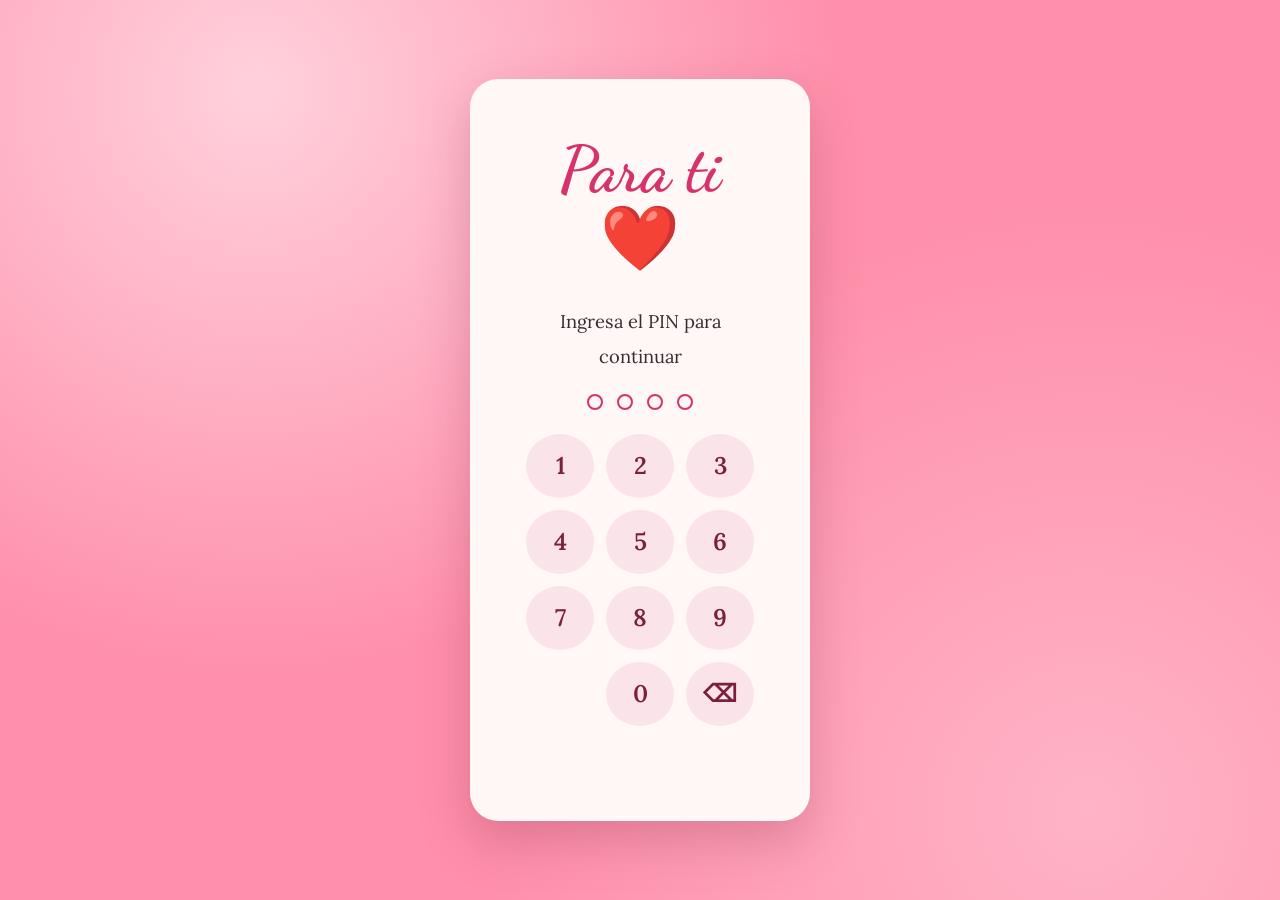
<file: index.html>
<!DOCTYPE html>
<html lang="es">
<head>
<meta charset="UTF-8">
<meta name="viewport" content="width=device-width, initial-scale=1.0">
<link rel="preconnect" href="https://fonts.googleapis.com">
<link href="https://fonts.googleapis.com/css2?family=Dancing+Script:wght@600&family=Lora:ital,wght@0,400;0,600;1,400&display=swap" rel="stylesheet">
<link rel="stylesheet" href="style.css">
<title>Para Ti ❤️</title>
<script src="gate.js"></script>
</head>
<body>

<div id="hearts"></div>

<div class="container">
    <div class="card">

<h1>Para Ti ❤️</h1>

<p class="saludo">Querida Wendy Marisol:</p>

<p>Hay momentos en la vida que uno recuerda para siempre, y mientras escribo estas palabras siento que este será uno de ellos. No porque sea un día cualquiera, sino porque hoy quiero decirte algo que llevo guardando en mi corazón desde hace tiempo.</p>

<p>Desde que te conocí, algo cambió en mí. Poco a poco te fuiste convirtiendo en alguien muy importante, alguien cuya presencia alegra mis días y cuya sonrisa tiene la capacidad de hacer que cualquier problema parezca más pequeño.</p>

<p>Me gusta hablar contigo, escucharte, aprender de ti y compartir momentos contigo. A veces sin darme cuenta termino sonriendo al recordar alguna conversación nuestra, alguna broma, algún detalle que quizás para los demás sea pequeño, pero para mí significa mucho.</p>

<p>No sé exactamente cuándo empezó este sentimiento. Tal vez fue en una de nuestras pláticas, en una de esas veces que me hiciste sentir comprendido, o quizás fue la manera tan especial en que logras ser tú misma. Lo único que sé es que cada día me gustas más y que cada vez que imagino algo bonito para mi futuro, tu imagen aparece en él.</p>

<p>Admiro tu forma de ser, tu inteligencia, tu forma de tratar a las personas y la luz que llevas dentro. Eres una mujer maravillosa, y haber coincidido contigo ha sido uno de los regalos más bonitos que me ha dado la vida.</p>

<p>Quiero que sepas que no te escribo esto esperando una respuesta obligada. Te lo escribo porque eres alguien que merece sinceridad, y porque después de todo este tiempo ya no quiero seguir guardando lo que siento.</p>

<p>Hoy quiero dar un paso que para mí significa mucho. Quiero comenzar una historia contigo, seguir creando recuerdos, compartir alegrías, apoyarnos en los momentos difíciles y conocer cada día una nueva parte de la maravillosa persona que eres.</p>

<p>Gracias por existir, por permitirme conocerte y por todos los momentos que hemos compartido. Pase lo que pase después de estas palabras, siempre guardaré un cariño muy especial por ti.</p>

<div class="corazon">❤️</div>
<h2>¿Quieres ser mi novia?</h2>

<div class="respuesta">
    <a class="btn si" href="gracias.html">Sí ❤️</a>
    <button class="btn no" id="no" type="button">No</button>
</div>

<p class="firma">Con todo mi cariño,<br>Alex</p>

        <div class="buttons">
            <a class="btn suave" href="fotos.html">Nuestras Fotos 📸</a>
            <a class="btn" href="gracias.html">Tu Respuesta ❤️</a>
        </div>

        <h3>Con cariño, Alex Mo❤️</h3>

    </div>
</div>

<script src="script.js"></script>
</body>
</html>
</file>
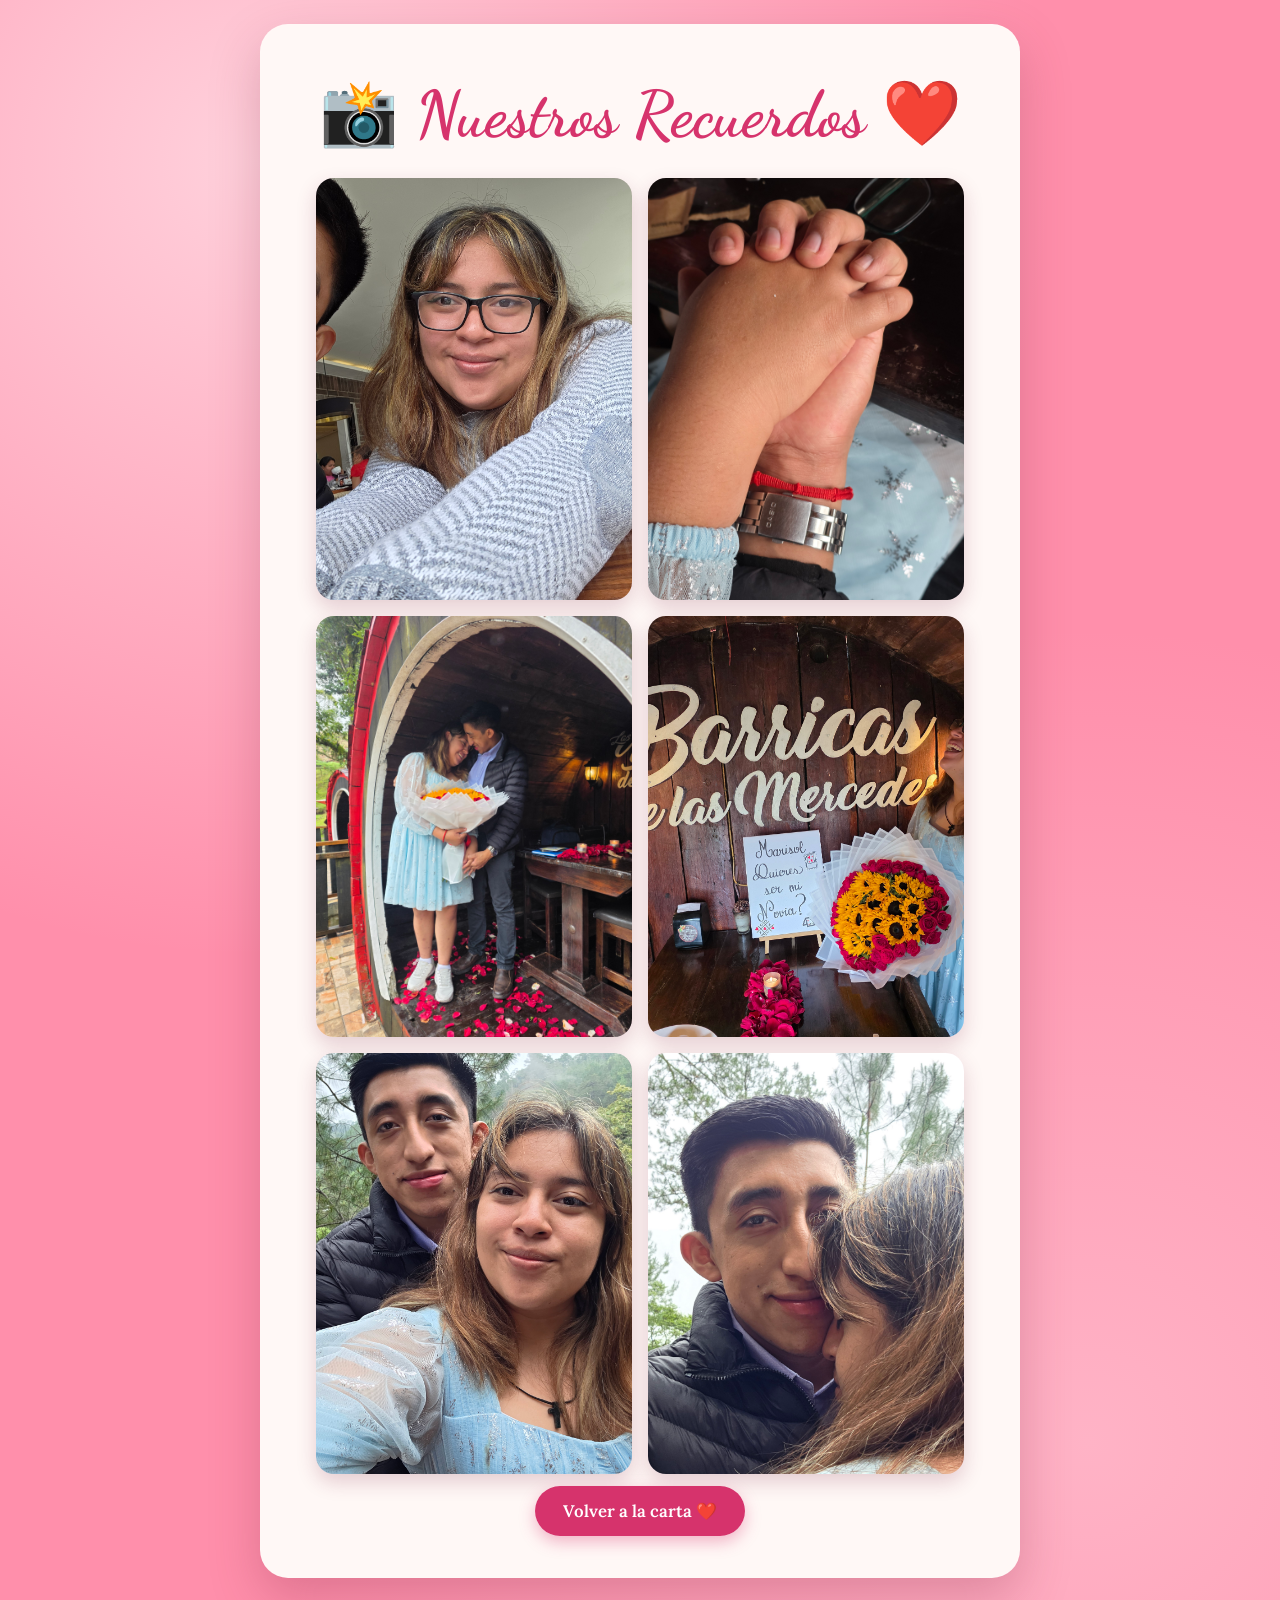
<file: fotos.html>
<!DOCTYPE html>
<html lang="es">
<head>
<meta charset="UTF-8">
<meta name="viewport" content="width=device-width, initial-scale=1.0">
<link rel="preconnect" href="https://fonts.googleapis.com">
<link href="https://fonts.googleapis.com/css2?family=Dancing+Script:wght@600&family=Lora:ital,wght@0,400;0,600;1,400&display=swap" rel="stylesheet">
<link rel="stylesheet" href="style.css">
<title>Nuestros Recuerdos</title>
</head>
<body>
<div id="hearts"></div>
<div class="container">
  <div class="card">
    <h1>📸 Nuestros Recuerdos ❤️</h1>
    <div class="galeria">
      <figure><img src="0.jpg" alt="Recuerdo 1"></figure>
      <figure><img src="5.jpg" alt="Recuerdo 4"></figure>
      <figure><img src="1.jpg" alt="Recuerdo 1"></figure>
      <figure><img src="2.jpg" alt="Recuerdo 2"></figure>
      <figure><img src="3.jpg" alt="Recuerdo 3"></figure>
      <figure><img src="4.jpg" alt="Recuerdo 4"></figure>
    </div>
    <div class="volver"><a class="btn" href="index.html">Volver a la carta ❤️</a></div>
  </div>
</div>
<div class="visor" id="visor"><img alt=""></div>
<script src="script.js"></script>
</body>
</html>
</file>
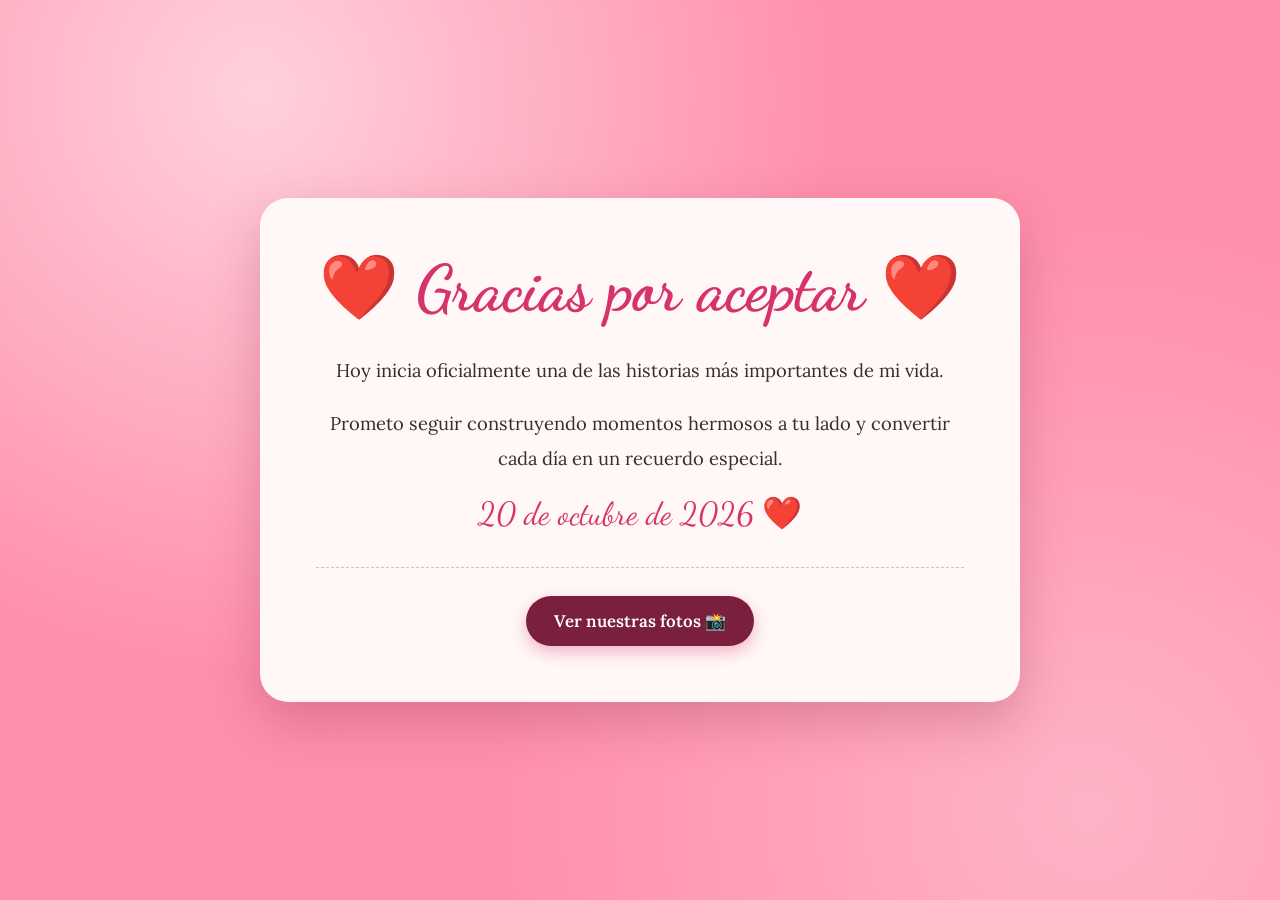
<file: gracias.html>
<!DOCTYPE html>
<html lang="es">
<head>
<meta charset="UTF-8">
<meta name="viewport" content="width=device-width, initial-scale=1.0">
<link rel="preconnect" href="https://fonts.googleapis.com">
<link href="https://fonts.googleapis.com/css2?family=Dancing+Script:wght@600&family=Lora:ital,wght@0,400;0,600;1,400&display=swap" rel="stylesheet">
<link rel="stylesheet" href="style.css">
<title>Nuestra Historia ❤️</title>
</head>
<body data-ritmo="250">
<div id="hearts"></div>
<div class="container centro">
  <div class="card">
    <h1>❤️ Gracias por aceptar ❤️</h1>
    <p>Hoy inicia oficialmente una de las historias más importantes de mi vida.</p>
    <p>Prometo seguir construyendo momentos hermosos a tu lado y convertir cada día en un recuerdo especial.</p>
    <div class="fecha">20 de octubre de 2026 ❤️</div>
    <div class="buttons"><a class="btn suave" href="fotos.html">Ver nuestras fotos 📸</a></div>
  </div>
</div>
<script src="script.js"></script>
</body>
</html>
</file>
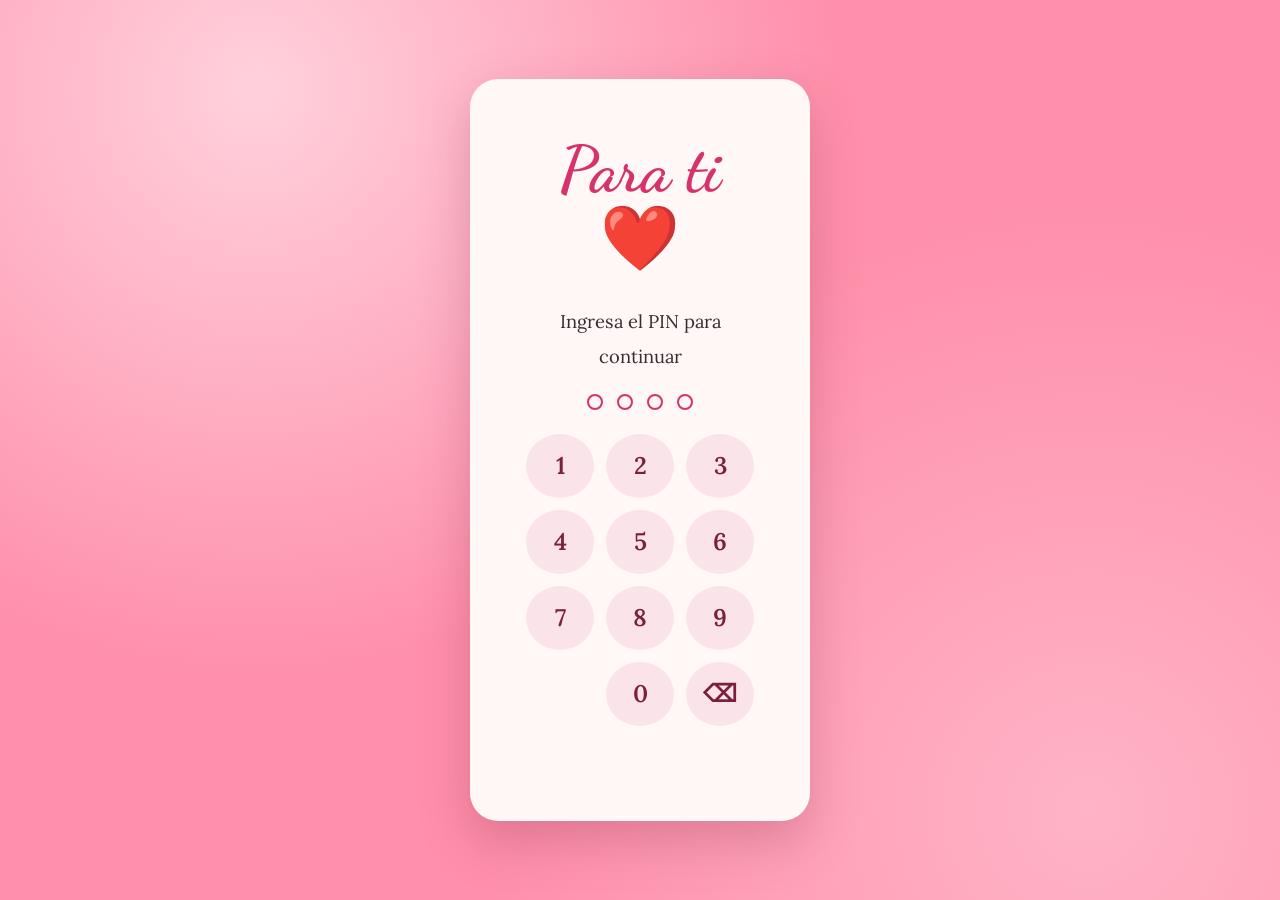
<file: login.html>
<!DOCTYPE html>
<html lang="es">
<head>
<meta charset="UTF-8">
<meta name="viewport" content="width=device-width, initial-scale=1.0">
<link rel="preconnect" href="https://fonts.googleapis.com">
<link href="https://fonts.googleapis.com/css2?family=Dancing+Script:wght@600&family=Lora:wght@400;600&display=swap" rel="stylesheet">
<link rel="stylesheet" href="style.css">
<title>Acceso ❤️</title>
<style>
.login{max-width:340px;margin:0 auto;text-align:center}
.login p{text-align:center;margin-bottom:8px}
.dots{display:flex;gap:14px;justify-content:center;margin:20px 0 24px}
.dot{width:16px;height:16px;border-radius:50%;border:2px solid var(--rosa);transition:.15s}
.dot.on{background:var(--rosa)}
.dots.error{animation:shake .4s}
.dots.error .dot{border-color:#c0392b;background:#c0392b}
@keyframes shake{25%{transform:translateX(-10px)}75%{transform:translateX(10px)}}
.pad{display:grid;grid-template-columns:repeat(3,1fr);gap:12px}
.pad button{font:inherit;font-size:1.5rem;font-weight:600;height:64px;border-radius:50%;border:0;background:var(--rosa-suave);color:var(--vino);cursor:pointer;touch-action:manipulation;transition:transform .1s,background .2s}
.pad button:active{transform:scale(.92);background:#f6bfd0}
.pad .vacio{visibility:hidden}
#msg{min-height:1.4em;margin-top:18px;font-size:.95rem;color:#c0392b}
</style>
</head>
<body>
<div id="hearts"></div>
<div class="container centro">
  <div class="card login">
    <h1>Para ti ❤️</h1>
    <p>Ingresa el PIN para continuar</p>
    <div class="dots" id="dots" aria-hidden="true"></div>
    <div class="pad" id="pad"></div>
    <div id="msg" role="alert"></div>
  </div>
</div>
 
<script>
/* PIN guardado como hash SHA-256 (no en texto). Para cambiarlo ver instrucciones. */
const SALT = "71ebb5b60a0157d7e09aa6e5";
const PIN_HASH = "0690d90bf13dc7f16fcafdf0a5940904b0bb82e56eb96a79cbef31a04d657893";
const PIN_LENGTH = 4;
const MAX_INTENTOS = 5, BLOQUEO_SEG = 30;
 
const dots = document.getElementById("dots"), pad = document.getElementById("pad"), msg = document.getElementById("msg");
let pin = "", bloqueado = false;
 
for (let i = 0; i < PIN_LENGTH; i++) dots.innerHTML += '<span class="dot"></span>';
[1,2,3,4,5,6,7,8,9,"",0,"⌫"].forEach(k => {
  const b = document.createElement("button");
  b.type = "button"; b.textContent = k;
  if (k === "") b.className = "vacio";
  else b.addEventListener("click", () => tecla(String(k)));
  pad.appendChild(b);
});
 
function pintar(){ [...dots.children].forEach((d,i) => d.classList.toggle("on", i < pin.length)); }
 
async function sha256(t){
  const buf = await crypto.subtle.digest("SHA-256", new TextEncoder().encode(SALT + t));
  return [...new Uint8Array(buf)].map(b => b.toString(16).padStart(2,"0")).join("");
}
 
async function tecla(k){
  if (bloqueado) return;
  if (k === "⌫") pin = pin.slice(0,-1);
  else if (pin.length < PIN_LENGTH) pin += k;
  pintar(); msg.textContent = "";
  if (pin.length === PIN_LENGTH) await verificar();
}
 
async function verificar(){
  let ok = false;
  try { ok = (await sha256(pin)) === PIN_HASH; }
  catch { msg.textContent = "Abre la página con https para continuar."; pin = ""; pintar(); return; }
 
  if (ok){
    sessionStorage.setItem("acceso","ok");
    localStorage.removeItem("intentos");
    location.replace("index.html");
    return;
  }
  const n = (+localStorage.getItem("intentos") || 0) + 1;
  localStorage.setItem("intentos", n);
  dots.classList.add("error");
  setTimeout(() => { dots.classList.remove("error"); pin = ""; pintar(); }, 450);
  if (n >= MAX_INTENTOS) bloquear(); else msg.textContent = "PIN incorrecto. Intenta de nuevo.";
}
 
function bloquear(){
  bloqueado = true;
  localStorage.setItem("hasta", Date.now() + BLOQUEO_SEG*1000);
  cuenta();
}
function cuenta(){
  const t = setInterval(() => {
    const resta = Math.ceil((+localStorage.getItem("hasta") - Date.now())/1000);
    if (resta <= 0){ clearInterval(t); bloqueado = false; localStorage.removeItem("intentos"); localStorage.removeItem("hasta"); msg.textContent = ""; }
    else msg.textContent = "Demasiados intentos. Espera " + resta + " s.";
  }, 500);
}
if (+localStorage.getItem("hasta") > Date.now()){ bloqueado = true; cuenta(); }
 
document.addEventListener("keydown", e => {
  if (/^\d$/.test(e.key)) tecla(e.key);
  else if (e.key === "Backspace") tecla("⌫");
});
</script>
<script src="script.js"></script>
</body>
</html>
</file>
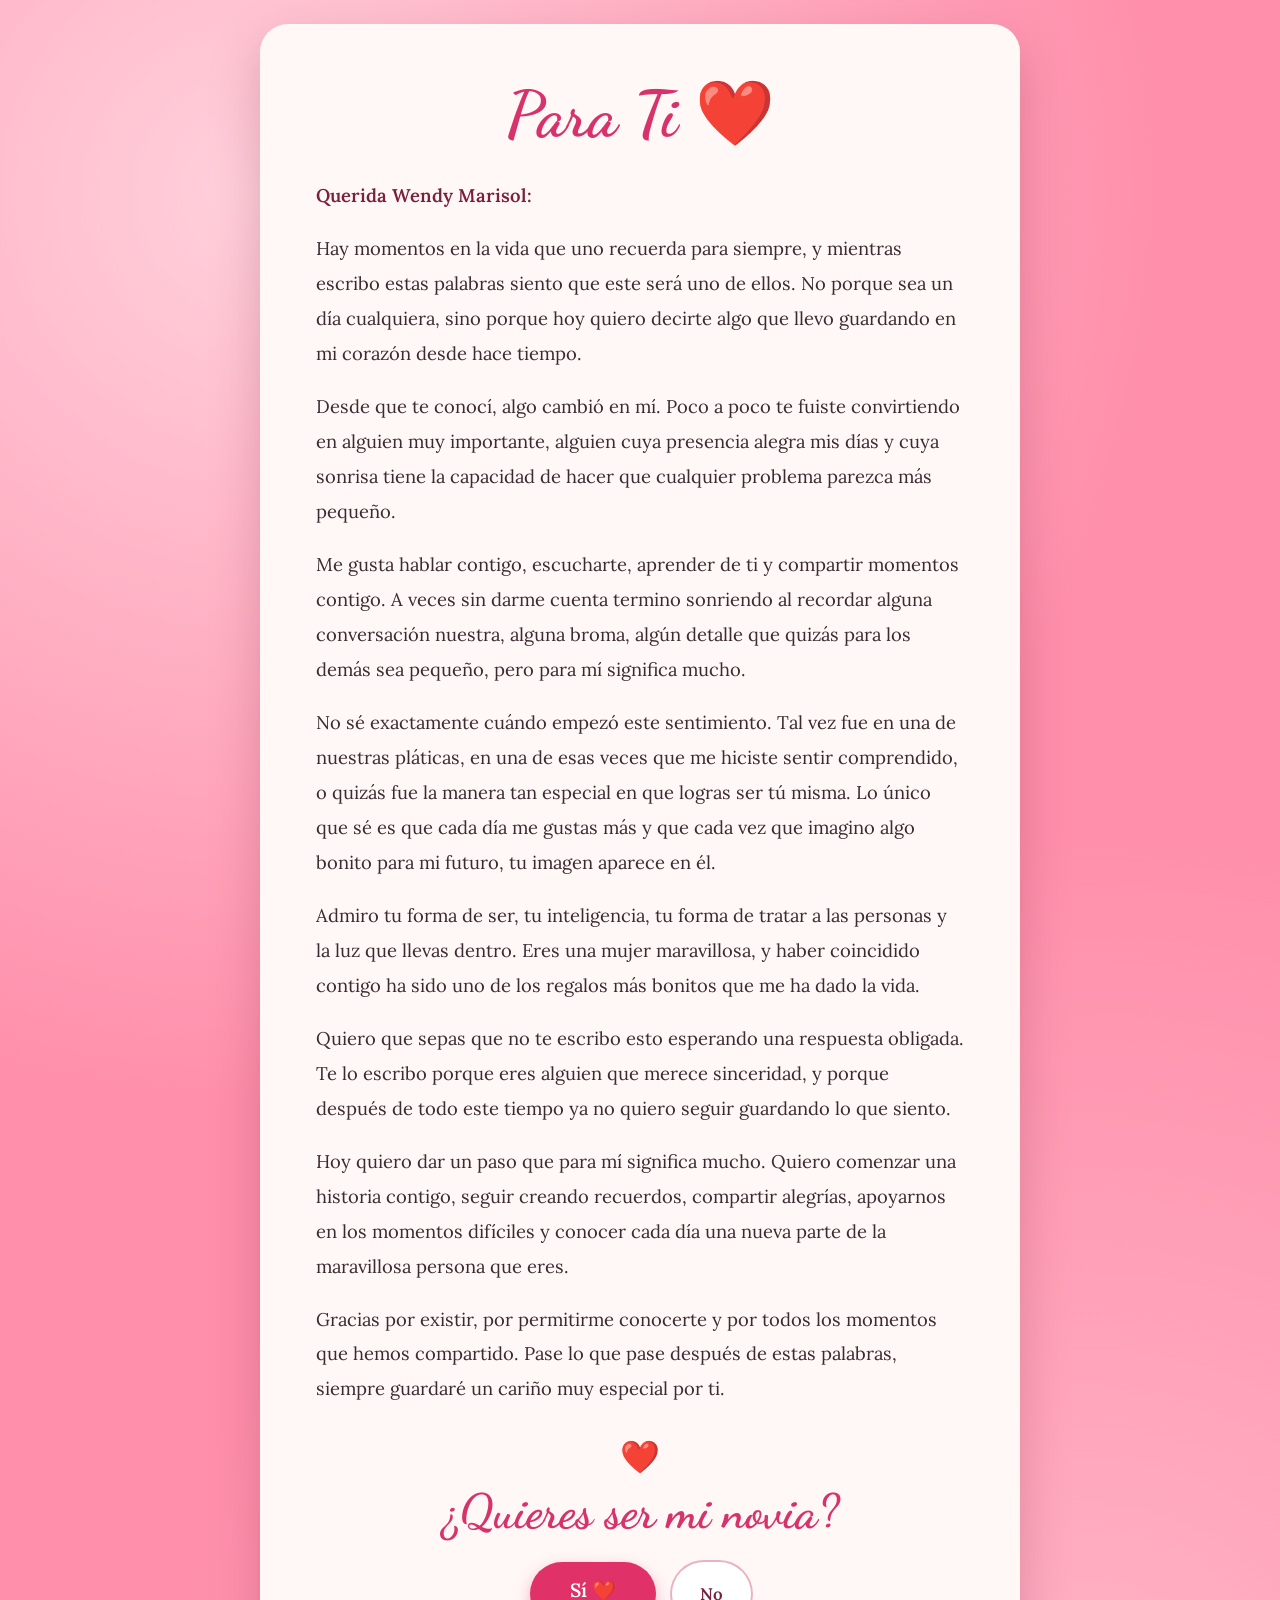
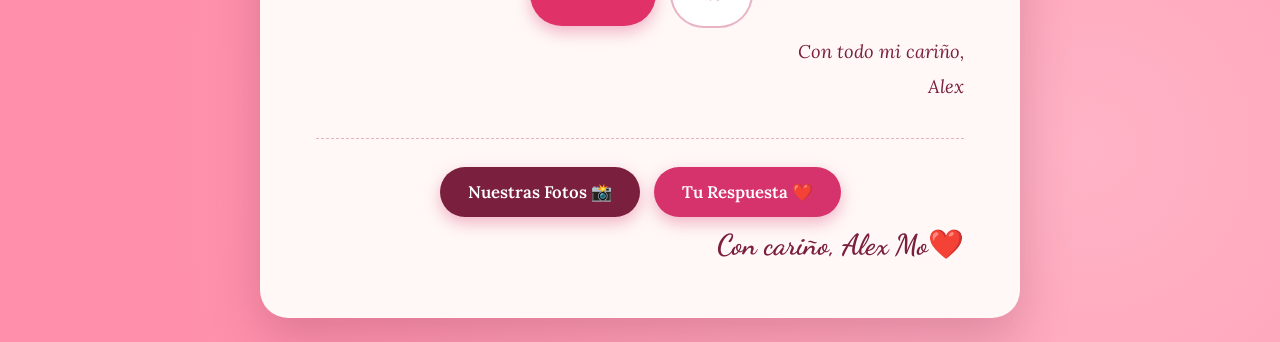
<file: oooo.html>
<!DOCTYPE html>
<html lang="es">
<head>
<meta charset="UTF-8">
<meta name="viewport" content="width=device-width, initial-scale=1.0">
<link rel="preconnect" href="https://fonts.googleapis.com">
<link href="https://fonts.googleapis.com/css2?family=Dancing+Script:wght@600&family=Lora:ital,wght@0,400;0,600;1,400&display=swap" rel="stylesheet">
<link rel="stylesheet" href="style.css">
<title>Para Ti ❤️</title>
</head>
<body>
 
<div id="hearts"></div>
 
<div class="container">
    <div class="card">
 
<h1>Para Ti ❤️</h1>
 
<p class="saludo">Querida Wendy Marisol:</p>
 
<p>Hay momentos en la vida que uno recuerda para siempre, y mientras escribo estas palabras siento que este será uno de ellos. No porque sea un día cualquiera, sino porque hoy quiero decirte algo que llevo guardando en mi corazón desde hace tiempo.</p>
 
<p>Desde que te conocí, algo cambió en mí. Poco a poco te fuiste convirtiendo en alguien muy importante, alguien cuya presencia alegra mis días y cuya sonrisa tiene la capacidad de hacer que cualquier problema parezca más pequeño.</p>
 
<p>Me gusta hablar contigo, escucharte, aprender de ti y compartir momentos contigo. A veces sin darme cuenta termino sonriendo al recordar alguna conversación nuestra, alguna broma, algún detalle que quizás para los demás sea pequeño, pero para mí significa mucho.</p>
 
<p>No sé exactamente cuándo empezó este sentimiento. Tal vez fue en una de nuestras pláticas, en una de esas veces que me hiciste sentir comprendido, o quizás fue la manera tan especial en que logras ser tú misma. Lo único que sé es que cada día me gustas más y que cada vez que imagino algo bonito para mi futuro, tu imagen aparece en él.</p>
 
<p>Admiro tu forma de ser, tu inteligencia, tu forma de tratar a las personas y la luz que llevas dentro. Eres una mujer maravillosa, y haber coincidido contigo ha sido uno de los regalos más bonitos que me ha dado la vida.</p>
 
<p>Quiero que sepas que no te escribo esto esperando una respuesta obligada. Te lo escribo porque eres alguien que merece sinceridad, y porque después de todo este tiempo ya no quiero seguir guardando lo que siento.</p>
 
<p>Hoy quiero dar un paso que para mí significa mucho. Quiero comenzar una historia contigo, seguir creando recuerdos, compartir alegrías, apoyarnos en los momentos difíciles y conocer cada día una nueva parte de la maravillosa persona que eres.</p>
 
<p>Gracias por existir, por permitirme conocerte y por todos los momentos que hemos compartido. Pase lo que pase después de estas palabras, siempre guardaré un cariño muy especial por ti.</p>
 
<div class="corazon">❤️</div>
<h2>¿Quieres ser mi novia?</h2>
 
<div class="respuesta">
    <a class="btn si" href="gracias.html">Sí ❤️</a>
    <button class="btn no" id="no" type="button">No</button>
</div>
 
<p class="firma">Con todo mi cariño,<br>Alex</p>
 
        <div class="buttons">
            <a class="btn suave" href="fotos.html">Nuestras Fotos 📸</a>
            <a class="btn" href="gracias.html">Tu Respuesta ❤️</a>
        </div>
 
        <h3>Con cariño, Alex Mo❤️</h3>
 
    </div>
</div>
 
<script src="script.js"></script>
</body>
</html>
</file>
<file: style.css>
:root{
  --rosa:#d6336c; --rosa-suave:#fbe3ea; --vino:#7a1f3d; --crema:#fff8f6; --tinta:#3b2a31;
}
*{margin:0;padding:0;box-sizing:border-box}
html{scroll-behavior:smooth}
body{
  font-family:'Lora',Georgia,serif;color:var(--tinta);
  background:radial-gradient(circle at 20% 10%,#ffd1dc 0,transparent 45%),
             radial-gradient(circle at 85% 90%,#ffb3c6 0,transparent 45%),#ff8fab;
  min-height:100vh;padding:24px 16px;
}
#hearts{position:fixed;inset:0;overflow:hidden;pointer-events:none;z-index:0}
.heart{position:absolute;top:-40px;animation:fall linear forwards;opacity:.8}
@keyframes fall{to{transform:translateY(115vh) rotate(40deg)}}
 
.container{position:relative;z-index:1;max-width:760px;margin:0 auto}
.card{
  background:var(--crema);padding:clamp(24px,6vw,56px);border-radius:28px;
  box-shadow:0 20px 50px rgba(122,31,61,.25);animation:entrada 1.4s ease both;
}
@keyframes entrada{from{opacity:0;transform:translateY(40px)}to{opacity:1;transform:none}}
 
h1{font-family:'Dancing Script',cursive;font-size:clamp(2.6rem,9vw,4rem);text-align:center;color:var(--rosa);margin-bottom:28px;line-height:1.1}
p{line-height:1.9;font-size:clamp(1rem,2.6vw,1.15rem);margin-bottom:18px;max-width:62ch;margin-inline:auto}
.saludo{font-weight:600;color:var(--vino)}
.corazon{text-align:center;font-size:2rem;margin:30px 0 6px;animation:latido 1.4s infinite}
@keyframes latido{0%,100%{transform:scale(1)}50%{transform:scale(1.2)}}
h2{font-family:'Dancing Script',cursive;text-align:center;color:var(--rosa);font-size:clamp(2rem,7vw,3rem);margin-bottom:14px}
.firma{text-align:right;font-style:italic;color:var(--vino)}
h3{margin-top:10px;text-align:right;font-family:'Dancing Script',cursive;font-size:1.8rem;color:var(--vino)}
 
.respuesta{display:flex;gap:16px;justify-content:center;flex-wrap:wrap;margin:22px 0 8px;min-height:64px;position:relative}
.buttons{margin-top:34px;display:flex;gap:14px;justify-content:center;flex-wrap:wrap;border-top:1px dashed #e8b4c4;padding-top:28px}
.btn{
  font:inherit;font-weight:600;border:0;cursor:pointer;background:var(--rosa);color:#fff;
  padding:14px 28px;border-radius:999px;text-decoration:none;font-size:1.05rem;
  transition:transform .25s,box-shadow .25s;box-shadow:0 6px 16px rgba(214,51,108,.35);
}
.btn:hover,.btn:focus-visible{transform:scale(1.06);box-shadow:0 10px 22px rgba(214,51,108,.45)}
.btn:focus-visible{outline:3px solid var(--vino);outline-offset:3px}
.btn.si{background:#e03168;font-size:1.2rem;padding:16px 40px}
.btn.no{background:#fff;color:var(--vino);box-shadow:0 0 0 2px #e8b4c4}
.btn.suave{background:var(--vino)}
 
/* gracias */
.centro{display:flex;align-items:center;justify-content:center;min-height:calc(100dvh - 48px)}
.centro .card{text-align:center}
.centro p{text-align:center}
.fecha{font-family:'Dancing Script',cursive;font-size:2rem;color:var(--rosa);margin-top:10px}
 
/* fotos */
.galeria{display:grid;grid-template-columns:repeat(auto-fit,minmax(230px,1fr));gap:16px;margin:26px 0}
.galeria figure{aspect-ratio:3/4;border-radius:18px;overflow:hidden;background:var(--rosa-suave);box-shadow:0 8px 20px rgba(122,31,61,.2);cursor:zoom-in;transition:transform .3s}
.galeria figure:hover{transform:translateY(-4px) rotate(-1deg)}
.galeria img{width:100%;height:100%;object-fit:cover;display:block}
.visor{position:fixed;inset:0;background:rgba(40,10,20,.88);display:none;align-items:center;justify-content:center;z-index:10;padding:20px;cursor:zoom-out}
.visor.abierto{display:flex}
.visor img{max-width:100%;max-height:100%;border-radius:12px}
.volver{text-align:center;margin-top:10px}
 
@media(prefers-reduced-motion:reduce){*{animation:none!important;transition:none!important}}
</file>
